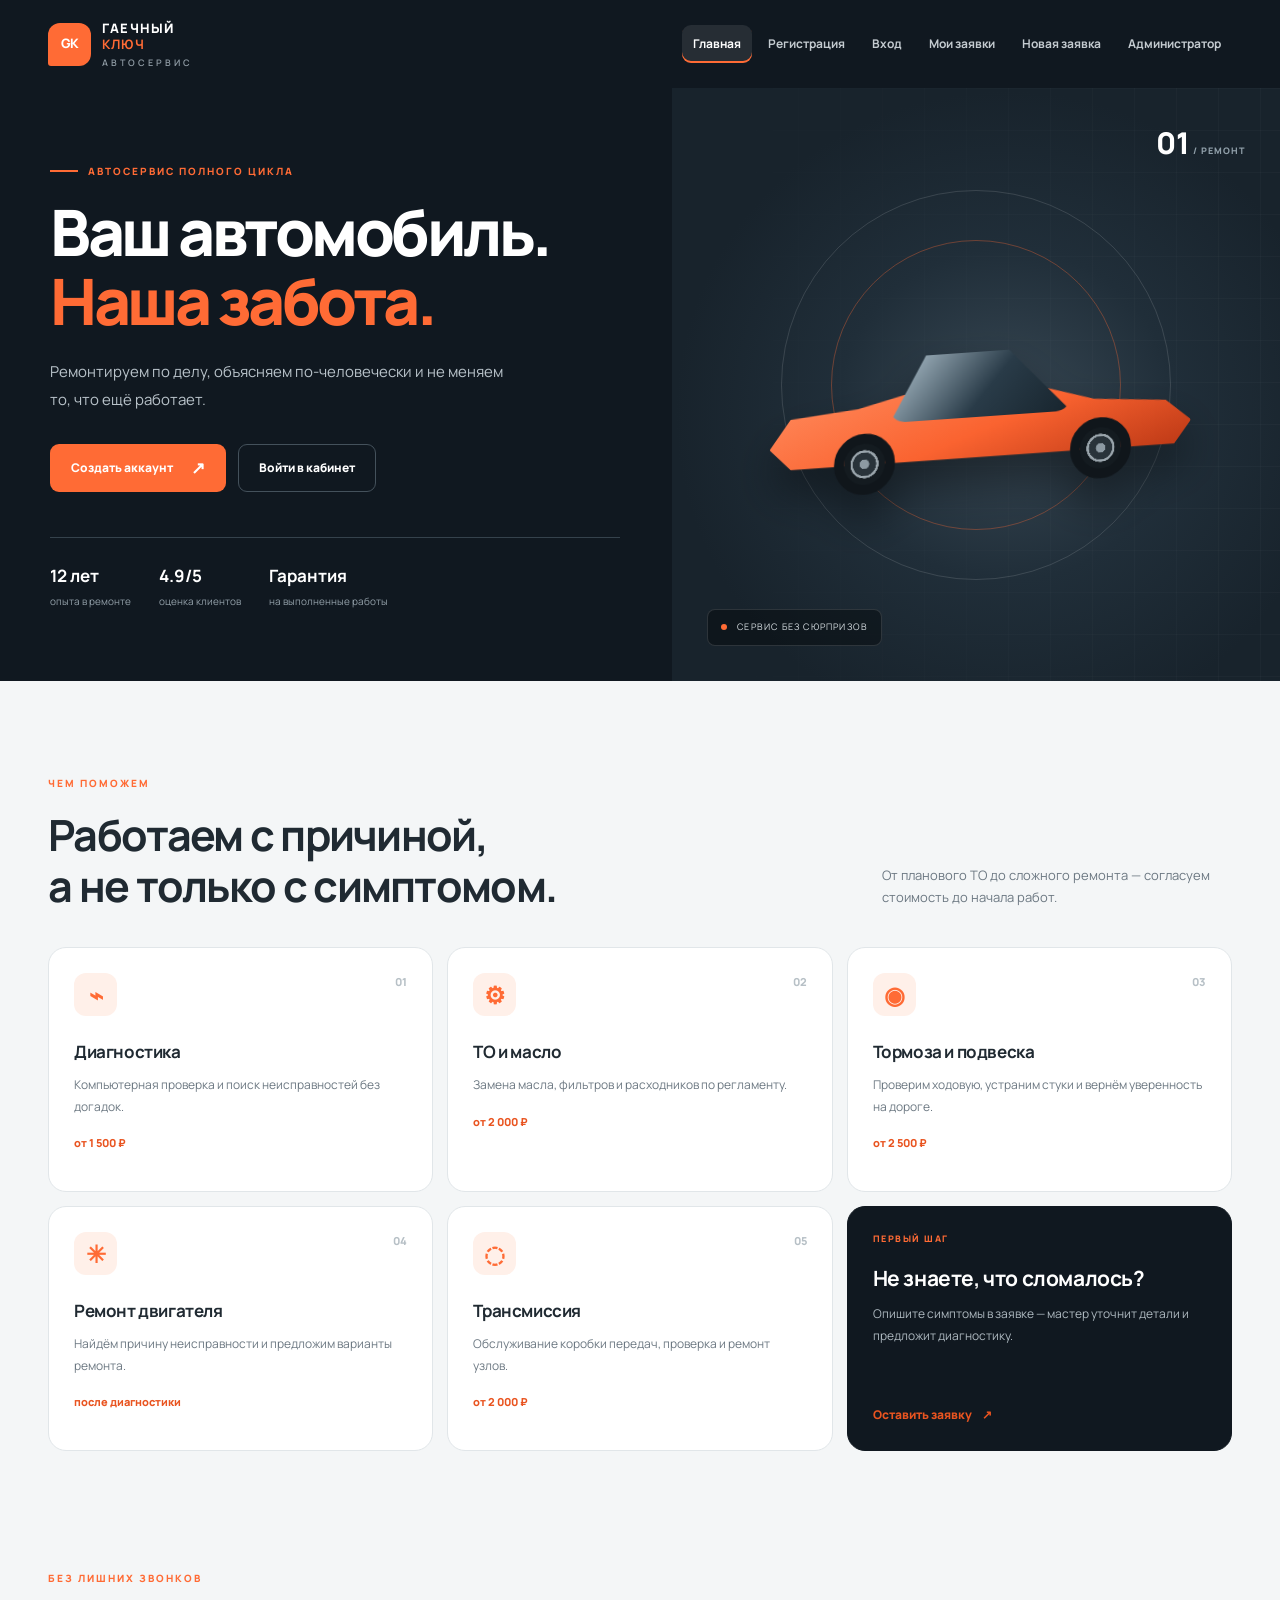
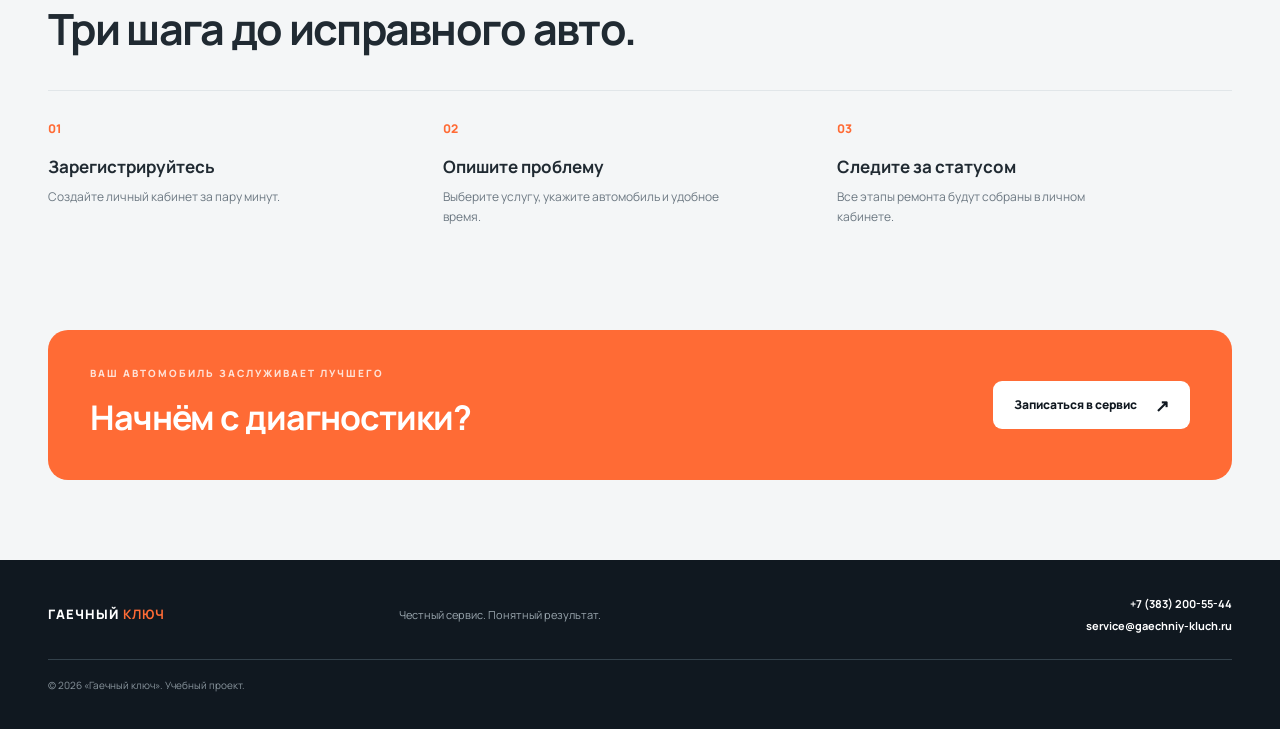
<file: index.html>
<!DOCTYPE html>
<html lang="ru">
<head>
  <meta charset="UTF-8">
  <meta name="viewport" content="width=device-width, initial-scale=1.0">
  <meta name="description" content="Гаечный ключ — автосервис и онлайн-заявки на ремонт автомобиля.">
  <title>Главная | Гаечный ключ</title>
  <link rel="stylesheet" href="style.css">
</head>
<body>
  <header class="header">
    <div class="header__inner">
      <a class="header__logo" href="index.html" aria-label="Гаечный ключ — главная">
        <span class="header__logo-mark">GK</span>
        <span class="header__logo-text">ГАЕЧНЫЙ <b>КЛЮЧ</b><small>АВТОСЕРВИС</small></span>
      </a>
      <nav class="header__nav" aria-label="Основная навигация">
        <a class="header__link header__link--active" href="index.html">Главная</a>
        <a class="header__link " href="register.html">Регистрация</a>
        <a class="header__link " href="login.html">Вход</a>
        <a class="header__link " href="orders.html">Мои заявки</a>
        <a class="header__link " href="create.html">Новая заявка</a>
        <a class="header__link " href="admin.html">Администратор</a>
      </nav>
    </div>
  </header>
  <main class="main">
    <section class="hero">
      <div class="hero__content">
        <p class="eyebrow"><span class="eyebrow__line"></span> АВТОСЕРВИС ПОЛНОГО ЦИКЛА</p>
        <h1 class="hero__title">Ваш автомобиль.<br><span>Наша забота.</span></h1>
        <p class="hero__text">Ремонтируем по делу, объясняем по-человечески и не меняем то, что ещё работает.</p>
        <div class="hero__actions">
          <a class="button button--primary" href="register.html">Создать аккаунт <span aria-hidden="true">↗</span></a>
          <a class="button button--ghost" href="login.html">Войти в кабинет</a>
        </div>
        <div class="hero__facts">
          <div class="hero__fact"><strong>12 лет</strong><span>опыта в ремонте</span></div>
          <div class="hero__fact"><strong>4.9/5</strong><span>оценка клиентов</span></div>
          <div class="hero__fact"><strong>Гарантия</strong><span>на выполненные работы</span></div>
        </div>
      </div>
      <div class="hero__visual" aria-label="Иллюстрация автомобиля в ремонтной мастерской" role="img">
        <div class="hero__visual-grid"></div>
        <div class="hero__orbit hero__orbit--one"></div><div class="hero__orbit hero__orbit--two"></div>
        <div class="hero__car"><span class="hero__car-window"></span><span class="hero__car-body"></span><i class="hero__wheel hero__wheel--left"></i><i class="hero__wheel hero__wheel--right"></i></div>
        <div class="hero__visual-tag"><span class="hero__tag-dot"></span> СЕРВИС БЕЗ СЮРПРИЗОВ</div>
        <div class="hero__visual-number">01<span> / РЕМОНТ</span></div>
      </div>
    </section>
    <section class="section services" id="services">
      <div class="section__heading"><div><p class="eyebrow">ЧЕМ ПОМОЖЕМ</p><h2 class="section__title">Работаем с причиной,<br>а не только с симптомом.</h2></div><p class="section__intro">От планового ТО до сложного ремонта — согласуем стоимость до начала работ.</p></div>
      <div class="services__grid">
        <article class="service-card"><span class="service-card__number">01</span><span class="service-card__icon">⌁</span><h3 class="service-card__title">Диагностика</h3><p class="service-card__text">Компьютерная проверка и поиск неисправностей без догадок.</p><span class="service-card__meta">от 1 500 ₽</span></article>
        <article class="service-card"><span class="service-card__number">02</span><span class="service-card__icon">⚙</span><h3 class="service-card__title">ТО и масло</h3><p class="service-card__text">Замена масла, фильтров и расходников по регламенту.</p><span class="service-card__meta">от 2 000 ₽</span></article>
        <article class="service-card"><span class="service-card__number">03</span><span class="service-card__icon">◉</span><h3 class="service-card__title">Тормоза и подвеска</h3><p class="service-card__text">Проверим ходовую, устраним стуки и вернём уверенность на дороге.</p><span class="service-card__meta">от 2 500 ₽</span></article>
        <article class="service-card"><span class="service-card__number">04</span><span class="service-card__icon">✳</span><h3 class="service-card__title">Ремонт двигателя</h3><p class="service-card__text">Найдём причину неисправности и предложим варианты ремонта.</p><span class="service-card__meta">после диагностики</span></article>
        <article class="service-card"><span class="service-card__number">05</span><span class="service-card__icon">◌</span><h3 class="service-card__title">Трансмиссия</h3><p class="service-card__text">Обслуживание коробки передач, проверка и ремонт узлов.</p><span class="service-card__meta">от 2 000 ₽</span></article>
        <article class="service-card service-card--accent"><p class="service-card__eyebrow">ПЕРВЫЙ ШАГ</p><h3 class="service-card__title">Не знаете, что сломалось?</h3><p class="service-card__text">Опишите симптомы в заявке — мастер уточнит детали и предложит диагностику.</p><a class="text-link" href="create.html">Оставить заявку <span>↗</span></a></article>
      </div>
    </section>
    <section class="section process">
      <div class="section__heading"><div><p class="eyebrow">БЕЗ ЛИШНИХ ЗВОНКОВ</p><h2 class="section__title">Три шага до исправного авто.</h2></div></div>
      <div class="process__grid">
        <article class="process-step"><span class="process-step__number">01</span><h3>Зарегистрируйтесь</h3><p>Создайте личный кабинет за пару минут.</p></article>
        <article class="process-step"><span class="process-step__number">02</span><h3>Опишите проблему</h3><p>Выберите услугу, укажите автомобиль и удобное время.</p></article>
        <article class="process-step"><span class="process-step__number">03</span><h3>Следите за статусом</h3><p>Все этапы ремонта будут собраны в личном кабинете.</p></article>
      </div>
    </section>
    <section class="cta"><div><p class="eyebrow">ВАШ АВТОМОБИЛЬ ЗАСЛУЖИВАЕТ ЛУЧШЕГО</p><h2>Начнём с диагностики?</h2></div><a class="button button--light" href="create.html">Записаться в сервис <span>↗</span></a></section>
  </main>
  <footer class="footer">
    <div class="footer__inner">
      <a class="footer__brand" href="index.html">ГАЕЧНЫЙ <b>КЛЮЧ</b></a>
      <p class="footer__description">Честный сервис. Понятный результат.</p>
      <div class="footer__contacts">
        <a href="tel:+73832005544">+7 (383) 200-55-44</a>
        <a href="mailto:service@gaechniy-kluch.ru">service@gaechniy-kluch.ru</a>
      </div>
      <p class="footer__copy">© 2026 «Гаечный ключ». Учебный проект.</p>
    </div>
  </footer>
</body>
</html>
</file>
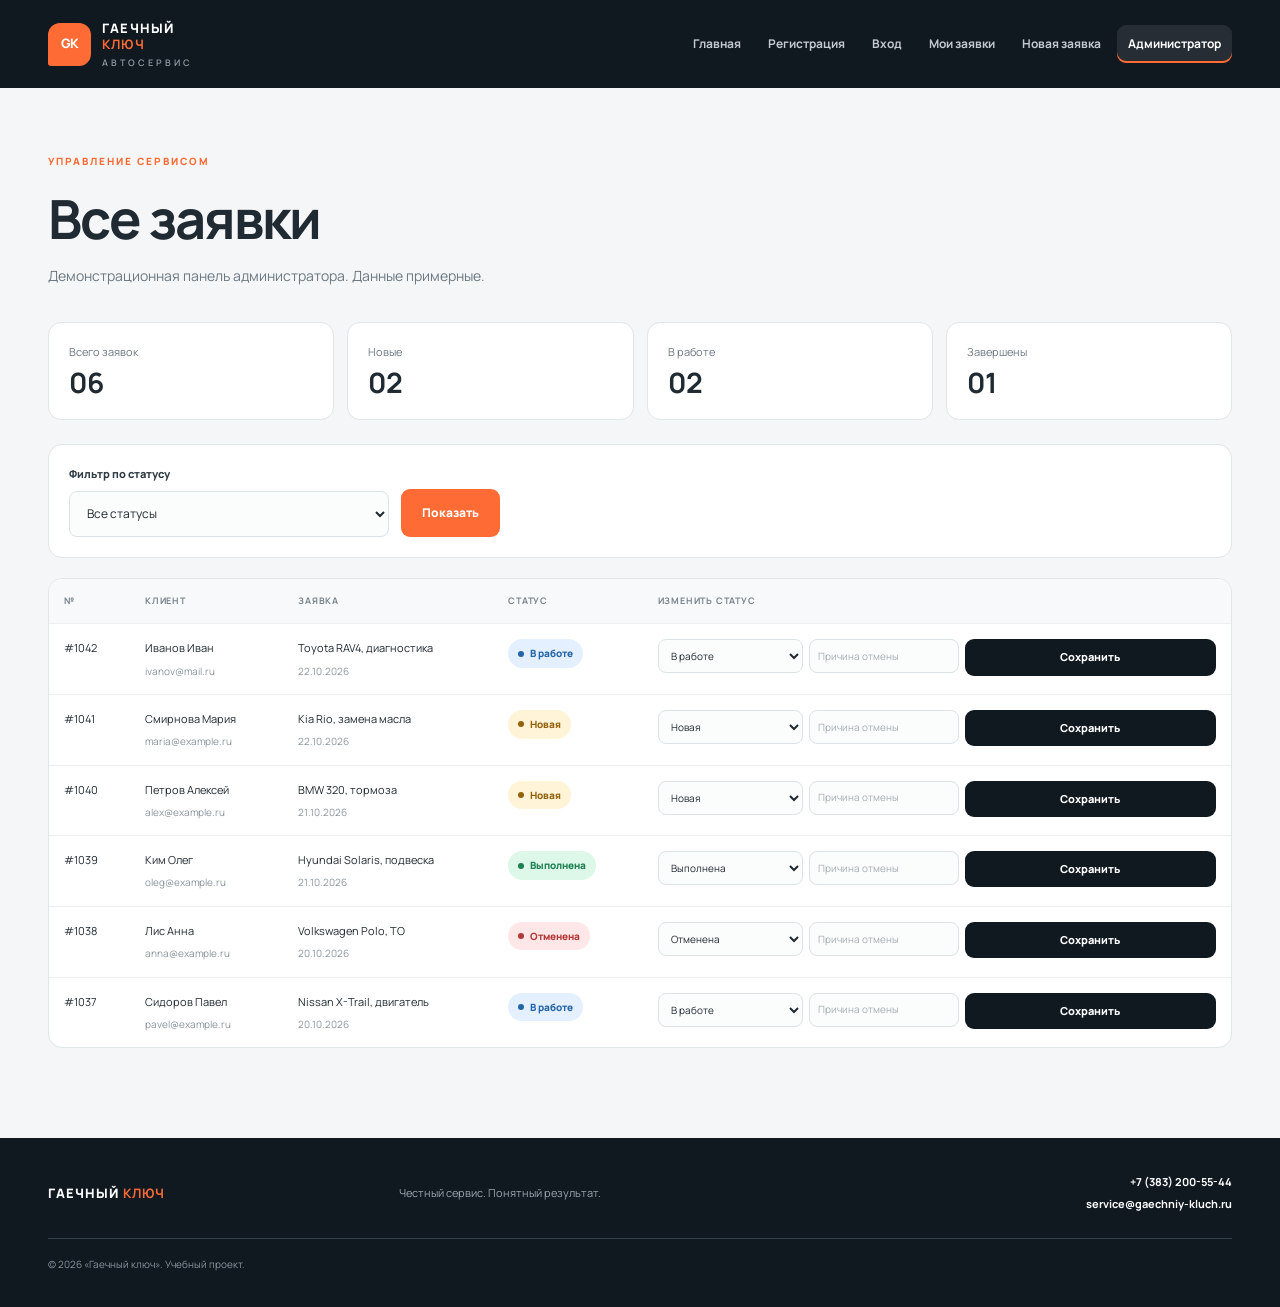
<file: admin.html>
<!DOCTYPE html>
<html lang="ru">
<head>
  <meta charset="UTF-8">
  <meta name="viewport" content="width=device-width, initial-scale=1.0">
  <meta name="description" content="Гаечный ключ — автосервис и онлайн-заявки на ремонт автомобиля.">
  <title>Администратор | Гаечный ключ</title>
  <link rel="stylesheet" href="style.css">
</head>
<body>
  <header class="header">
    <div class="header__inner">
      <a class="header__logo" href="index.html" aria-label="Гаечный ключ — главная">
        <span class="header__logo-mark">GK</span>
        <span class="header__logo-text">ГАЕЧНЫЙ <b>КЛЮЧ</b><small>АВТОСЕРВИС</small></span>
      </a>
      <nav class="header__nav" aria-label="Основная навигация">
        <a class="header__link " href="index.html">Главная</a>
        <a class="header__link " href="register.html">Регистрация</a>
        <a class="header__link " href="login.html">Вход</a>
        <a class="header__link " href="orders.html">Мои заявки</a>
        <a class="header__link " href="create.html">Новая заявка</a>
        <a class="header__link header__link--active" href="admin.html">Администратор</a>
      </nav>
    </div>
  </header>
  <main class="main">
    <section class="page-intro"><p class="eyebrow">УПРАВЛЕНИЕ СЕРВИСОМ</p><h1 class="page-intro__title">Все заявки</h1><p class="page-intro__text">Демонстрационная панель администратора. Данные примерные.</p></section>
    <section class="admin">
      <div class="admin__stats"><article class="admin-stat"><span>Всего заявок</span><strong>06</strong></article><article class="admin-stat"><span>Новые</span><strong>02</strong></article><article class="admin-stat"><span>В работе</span><strong>02</strong></article><article class="admin-stat"><span>Завершены</span><strong>01</strong></article></div>
      <form class="filter" method="post" action=""><div class="filter__field"><label class="form__label" for="filter-status">Фильтр по статусу</label><select class="form__input" id="filter-status" name="filter_status"><option>Все статусы</option><option>Новая</option><option>В работе</option><option>Выполнена</option><option>Отменена</option></select></div><button class="button button--primary" type="submit">Показать</button></form>
      <div class="table-wrap"><table class="table"><thead><tr><th>№</th><th>Клиент</th><th>Заявка</th><th>Статус</th><th>Изменить статус</th></tr></thead><tbody><tr><td>#1042</td><td>Иванов Иван<span class="table__sub">ivanov@mail.ru</span></td><td>Toyota RAV4, диагностика<span class="table__sub">22.10.2026</span></td><td><span class="status status--work">В работе</span></td><td><form class="admin-action" method="post" action=""><label class="visually-hidden" for="status-1042">Статус заявки 1042</label><select class="form__input form__input--compact" id="status-1042" name="status"><option >Новая</option><option selected>В работе</option><option >Выполнена</option><option >Отменена</option></select><label class="visually-hidden" for="reason-1042">Причина отмены заявки 1042</label><input class="form__input form__input--compact" id="reason-1042" name="cancel_reason" type="text" placeholder="Причина отмены"><button class="button button--small button--secondary" type="submit">Сохранить</button></form></td></tr><tr><td>#1041</td><td>Смирнова Мария<span class="table__sub">maria@example.ru</span></td><td>Kia Rio, замена масла<span class="table__sub">22.10.2026</span></td><td><span class="status status--new">Новая</span></td><td><form class="admin-action" method="post" action=""><label class="visually-hidden" for="status-1041">Статус заявки 1041</label><select class="form__input form__input--compact" id="status-1041" name="status"><option selected>Новая</option><option >В работе</option><option >Выполнена</option><option >Отменена</option></select><label class="visually-hidden" for="reason-1041">Причина отмены заявки 1041</label><input class="form__input form__input--compact" id="reason-1041" name="cancel_reason" type="text" placeholder="Причина отмены"><button class="button button--small button--secondary" type="submit">Сохранить</button></form></td></tr><tr><td>#1040</td><td>Петров Алексей<span class="table__sub">alex@example.ru</span></td><td>BMW 320, тормоза<span class="table__sub">21.10.2026</span></td><td><span class="status status--new">Новая</span></td><td><form class="admin-action" method="post" action=""><label class="visually-hidden" for="status-1040">Статус заявки 1040</label><select class="form__input form__input--compact" id="status-1040" name="status"><option selected>Новая</option><option >В работе</option><option >Выполнена</option><option >Отменена</option></select><label class="visually-hidden" for="reason-1040">Причина отмены заявки 1040</label><input class="form__input form__input--compact" id="reason-1040" name="cancel_reason" type="text" placeholder="Причина отмены"><button class="button button--small button--secondary" type="submit">Сохранить</button></form></td></tr><tr><td>#1039</td><td>Ким Олег<span class="table__sub">oleg@example.ru</span></td><td>Hyundai Solaris, подвеска<span class="table__sub">21.10.2026</span></td><td><span class="status status--done">Выполнена</span></td><td><form class="admin-action" method="post" action=""><label class="visually-hidden" for="status-1039">Статус заявки 1039</label><select class="form__input form__input--compact" id="status-1039" name="status"><option >Новая</option><option >В работе</option><option selected>Выполнена</option><option >Отменена</option></select><label class="visually-hidden" for="reason-1039">Причина отмены заявки 1039</label><input class="form__input form__input--compact" id="reason-1039" name="cancel_reason" type="text" placeholder="Причина отмены"><button class="button button--small button--secondary" type="submit">Сохранить</button></form></td></tr><tr><td>#1038</td><td>Лис Анна<span class="table__sub">anna@example.ru</span></td><td>Volkswagen Polo, ТО<span class="table__sub">20.10.2026</span></td><td><span class="status status--cancel">Отменена</span></td><td><form class="admin-action" method="post" action=""><label class="visually-hidden" for="status-1038">Статус заявки 1038</label><select class="form__input form__input--compact" id="status-1038" name="status"><option >Новая</option><option >В работе</option><option >Выполнена</option><option selected>Отменена</option></select><label class="visually-hidden" for="reason-1038">Причина отмены заявки 1038</label><input class="form__input form__input--compact" id="reason-1038" name="cancel_reason" type="text" placeholder="Причина отмены"><button class="button button--small button--secondary" type="submit">Сохранить</button></form></td></tr><tr><td>#1037</td><td>Сидоров Павел<span class="table__sub">pavel@example.ru</span></td><td>Nissan X-Trail, двигатель<span class="table__sub">20.10.2026</span></td><td><span class="status status--work">В работе</span></td><td><form class="admin-action" method="post" action=""><label class="visually-hidden" for="status-1037">Статус заявки 1037</label><select class="form__input form__input--compact" id="status-1037" name="status"><option >Новая</option><option selected>В работе</option><option >Выполнена</option><option >Отменена</option></select><label class="visually-hidden" for="reason-1037">Причина отмены заявки 1037</label><input class="form__input form__input--compact" id="reason-1037" name="cancel_reason" type="text" placeholder="Причина отмены"><button class="button button--small button--secondary" type="submit">Сохранить</button></form></td></tr></tbody></table></div>
    </section>
  </main>
  <footer class="footer">
    <div class="footer__inner">
      <a class="footer__brand" href="index.html">ГАЕЧНЫЙ <b>КЛЮЧ</b></a>
      <p class="footer__description">Честный сервис. Понятный результат.</p>
      <div class="footer__contacts">
        <a href="tel:+73832005544">+7 (383) 200-55-44</a>
        <a href="mailto:service@gaechniy-kluch.ru">service@gaechniy-kluch.ru</a>
      </div>
      <p class="footer__copy">© 2026 «Гаечный ключ». Учебный проект.</p>
    </div>
  </footer>
</body>
</html>
</file>
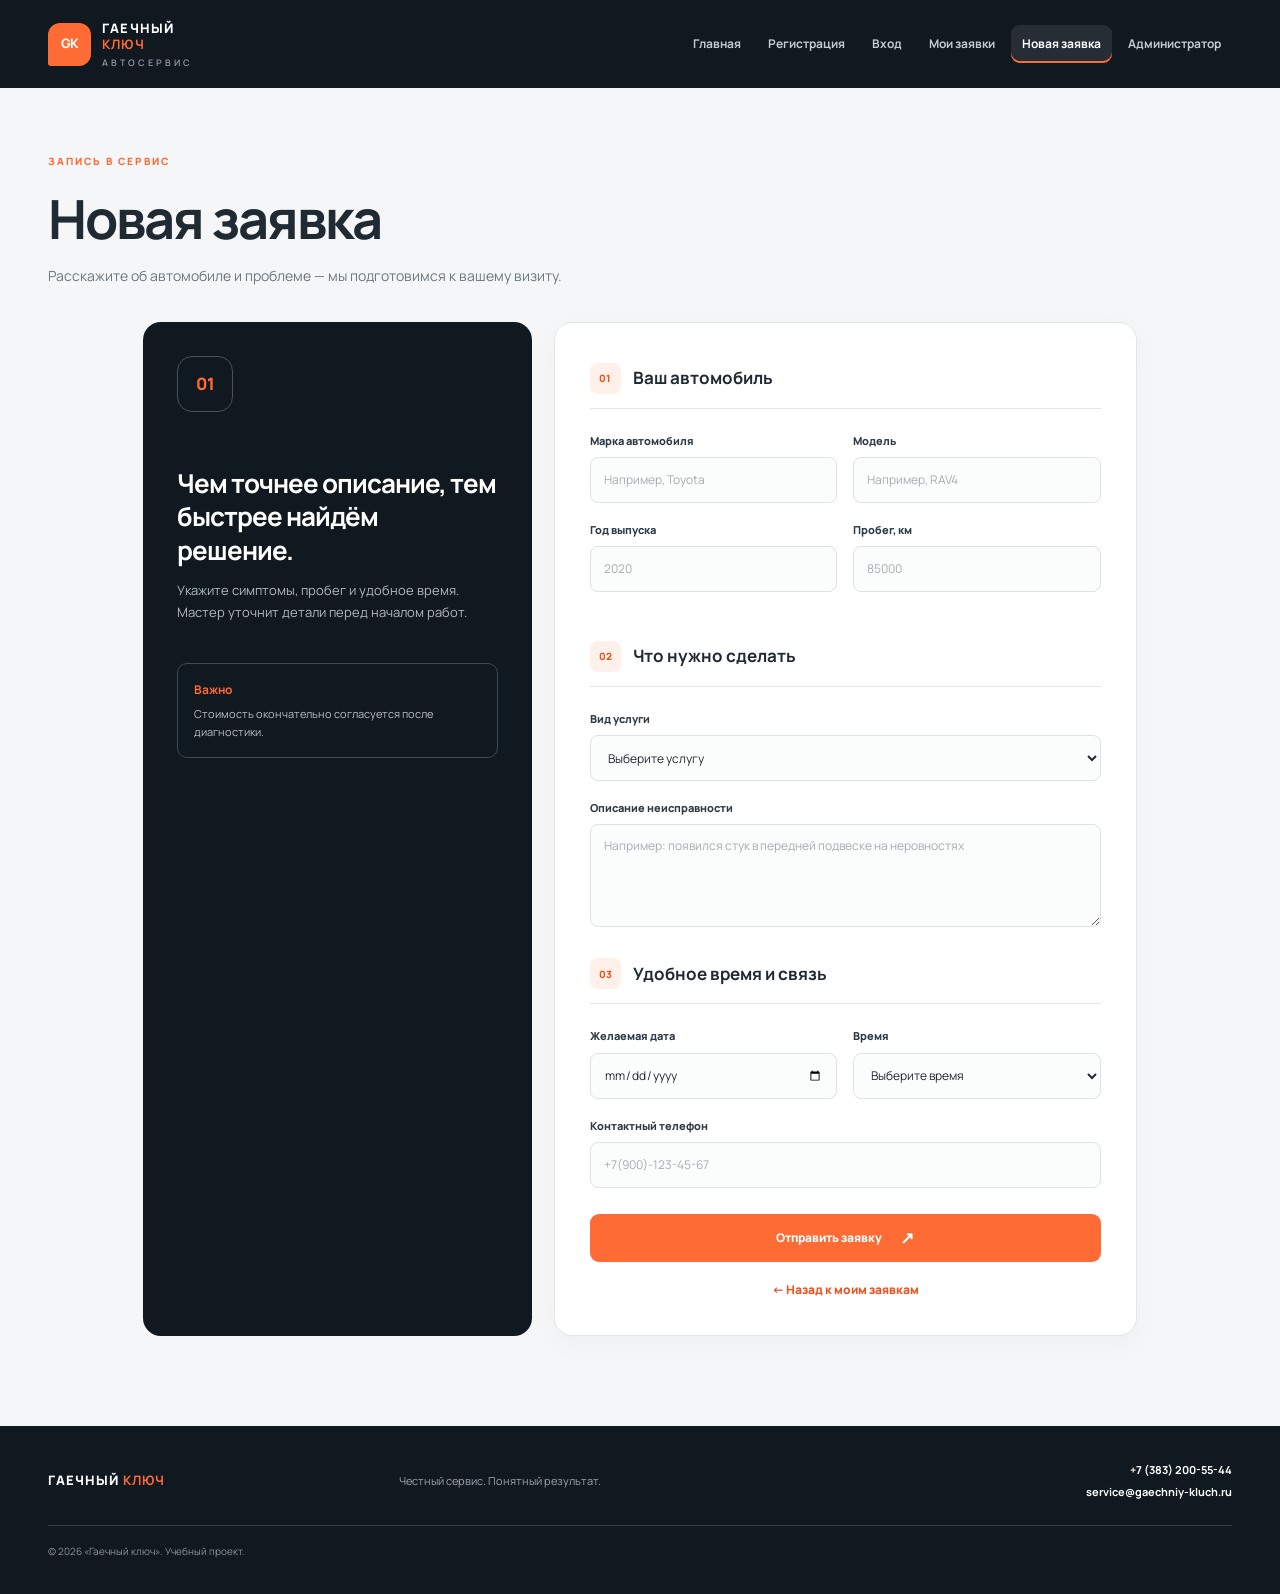
<file: create.html>
<!DOCTYPE html>
<html lang="ru">
<head>
  <meta charset="UTF-8">
  <meta name="viewport" content="width=device-width, initial-scale=1.0">
  <meta name="description" content="Гаечный ключ — автосервис и онлайн-заявки на ремонт автомобиля.">
  <title>Новая заявка | Гаечный ключ</title>
  <link rel="stylesheet" href="style.css">
</head>
<body>
  <header class="header">
    <div class="header__inner">
      <a class="header__logo" href="index.html" aria-label="Гаечный ключ — главная">
        <span class="header__logo-mark">GK</span>
        <span class="header__logo-text">ГАЕЧНЫЙ <b>КЛЮЧ</b><small>АВТОСЕРВИС</small></span>
      </a>
      <nav class="header__nav" aria-label="Основная навигация">
        <a class="header__link " href="index.html">Главная</a>
        <a class="header__link " href="register.html">Регистрация</a>
        <a class="header__link " href="login.html">Вход</a>
        <a class="header__link " href="orders.html">Мои заявки</a>
        <a class="header__link header__link--active" href="create.html">Новая заявка</a>
        <a class="header__link " href="admin.html">Администратор</a>
      </nav>
    </div>
  </header>
  <main class="main">
    <section class="page-intro"><p class="eyebrow">ЗАПИСЬ В СЕРВИС</p><h1 class="page-intro__title">Новая заявка</h1><p class="page-intro__text">Расскажите об автомобиле и проблеме — мы подготовимся к вашему визиту.</p></section>
    <section class="form-layout"><div class="form-layout__aside"><span class="form-layout__icon">01</span><h2>Чем точнее описание, тем быстрее найдём решение.</h2><p>Укажите симптомы, пробег и удобное время. Мастер уточнит детали перед началом работ.</p><div class="notice"><strong>Важно</strong><span>Стоимость окончательно согласуется после диагностики.</span></div></div>
      <form class="form form--wide" method="post" action="">
        <div class="form__section-title"><span>01</span><h2>Ваш автомобиль</h2></div>
        <div class="form__grid"><div class="form__field"><label class="form__label" for="car-brand">Марка автомобиля</label><input class="form__input" id="car-brand" name="car_brand" type="text" placeholder="Например, Toyota" required></div>
        <div class="form__field"><label class="form__label" for="car-model">Модель</label><input class="form__input" id="car-model" name="car_model" type="text" placeholder="Например, RAV4" required></div>
        <div class="form__field"><label class="form__label" for="car-year">Год выпуска</label><input class="form__input" id="car-year" name="car_year" type="number" min="1980" max="2026" placeholder="2020" required></div>
        <div class="form__field"><label class="form__label" for="mileage">Пробег, км</label><input class="form__input" id="mileage" name="mileage" type="number" min="0" placeholder="85000" required></div></div>
        <div class="form__section-title"><span>02</span><h2>Что нужно сделать</h2></div>
        <div class="form__field"><label class="form__label" for="service">Вид услуги</label><select class="form__input" id="service" name="service" required><option value="">Выберите услугу</option><option>Диагностика</option><option>Техническое обслуживание</option><option>Тормоза и подвеска</option><option>Ремонт двигателя</option><option>Ремонт трансмиссии</option><option>Другая неисправность</option></select></div>
        <div class="form__field"><label class="form__label" for="problem">Описание неисправности</label><textarea class="form__input form__input--textarea" id="problem" name="problem" rows="4" placeholder="Например: появился стук в передней подвеске на неровностях" required></textarea></div>
        <div class="form__section-title"><span>03</span><h2>Удобное время и связь</h2></div>
        <div class="form__grid"><div class="form__field"><label class="form__label" for="visit-date">Желаемая дата</label><input class="form__input" id="visit-date" name="visit_date" type="date" min="2026-10-19" required></div>
        <div class="form__field"><label class="form__label" for="visit-time">Время</label><select class="form__input" id="visit-time" name="visit_time" required><option value="">Выберите время</option><option>09:00</option><option>10:00</option><option>11:00</option><option>12:00</option><option>13:00</option><option>14:00</option><option>15:00</option><option>16:00</option><option>17:00</option></select></div></div>
        <div class="form__field"><label class="form__label" for="contact-phone">Контактный телефон</label><input class="form__input" id="contact-phone" name="phone" type="tel" placeholder="+7(900)-123-45-67" pattern="\+7\([0-9]{3}\)-[0-9]{3}-[0-9]{2}-[0-9]{2}" required></div>
        <button class="button button--primary button--wide" type="submit">Отправить заявку <span>↗</span></button><p class="form__bottom"><a class="text-link" href="orders.html">← Назад к моим заявкам</a></p>
      </form></section>
  </main>
  <footer class="footer">
    <div class="footer__inner">
      <a class="footer__brand" href="index.html">ГАЕЧНЫЙ <b>КЛЮЧ</b></a>
      <p class="footer__description">Честный сервис. Понятный результат.</p>
      <div class="footer__contacts">
        <a href="tel:+73832005544">+7 (383) 200-55-44</a>
        <a href="mailto:service@gaechniy-kluch.ru">service@gaechniy-kluch.ru</a>
      </div>
      <p class="footer__copy">© 2026 «Гаечный ключ». Учебный проект.</p>
    </div>
  </footer>
</body>
</html>
</file>
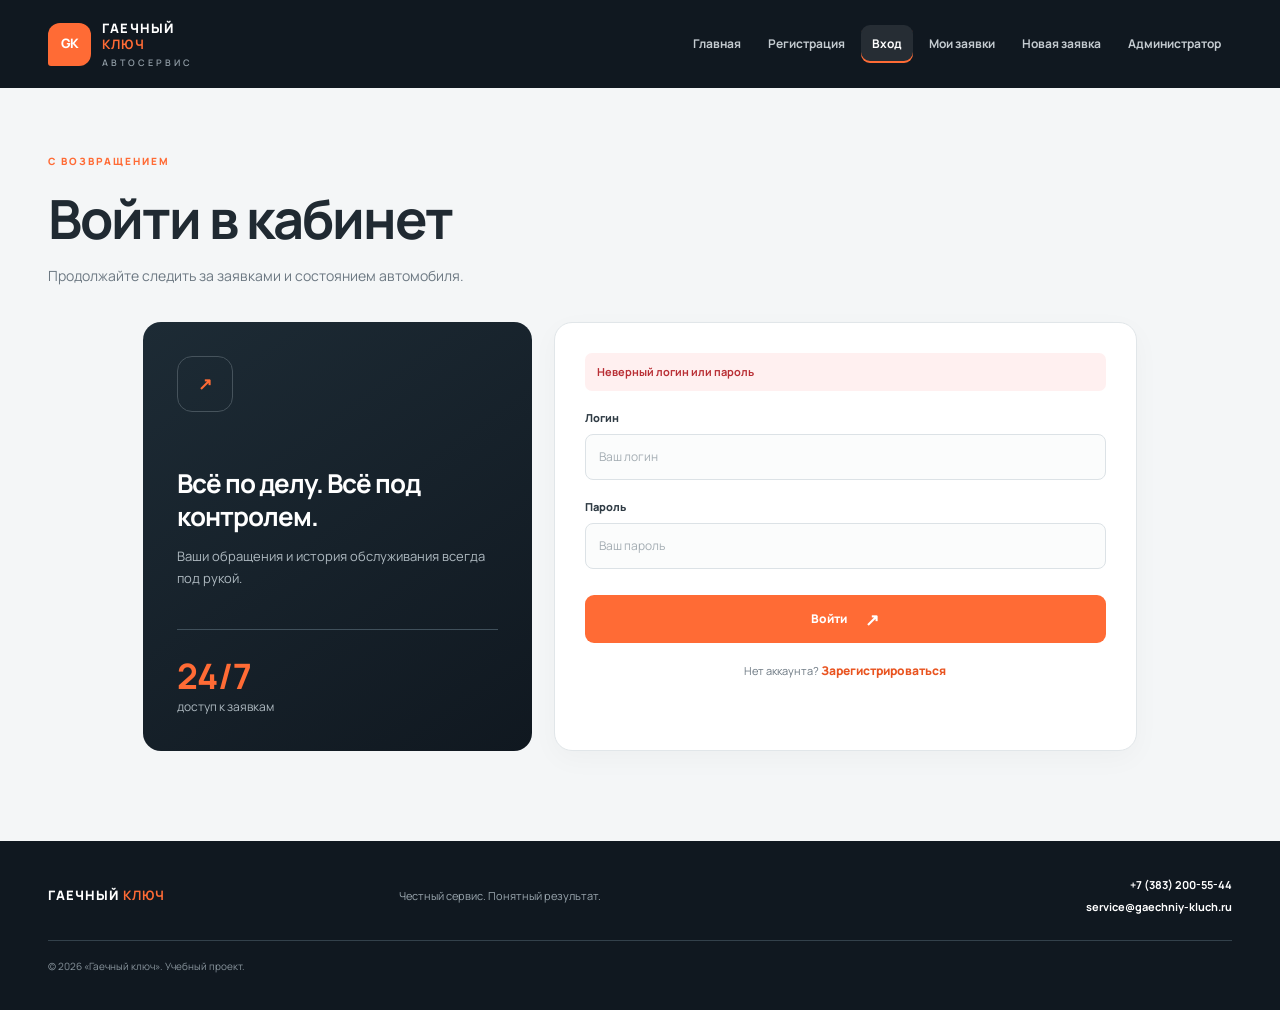
<file: login.html>
<!DOCTYPE html>
<html lang="ru">
<head>
  <meta charset="UTF-8">
  <meta name="viewport" content="width=device-width, initial-scale=1.0">
  <meta name="description" content="Гаечный ключ — автосервис и онлайн-заявки на ремонт автомобиля.">
  <title>Вход | Гаечный ключ</title>
  <link rel="stylesheet" href="style.css">
</head>
<body>
  <header class="header">
    <div class="header__inner">
      <a class="header__logo" href="index.html" aria-label="Гаечный ключ — главная">
        <span class="header__logo-mark">GK</span>
        <span class="header__logo-text">ГАЕЧНЫЙ <b>КЛЮЧ</b><small>АВТОСЕРВИС</small></span>
      </a>
      <nav class="header__nav" aria-label="Основная навигация">
        <a class="header__link " href="index.html">Главная</a>
        <a class="header__link " href="register.html">Регистрация</a>
        <a class="header__link header__link--active" href="login.html">Вход</a>
        <a class="header__link " href="orders.html">Мои заявки</a>
        <a class="header__link " href="create.html">Новая заявка</a>
        <a class="header__link " href="admin.html">Администратор</a>
      </nav>
    </div>
  </header>
  <main class="main">
    <section class="page-intro"><p class="eyebrow">С ВОЗВРАЩЕНИЕМ</p><h1 class="page-intro__title">Войти в кабинет</h1><p class="page-intro__text">Продолжайте следить за заявками и состоянием автомобиля.</p></section>
    <section class="form-layout"><div class="form-layout__aside form-layout__aside--login"><span class="form-layout__icon">↗</span><h2>Всё по делу. Всё под контролем.</h2><p>Ваши обращения и история обслуживания всегда под рукой.</p><div class="mini-stat"><strong>24/7</strong><span>доступ к заявкам</span></div></div>
      <form class="form" method="post" action=""><p class="form__error form__error--top">Неверный логин или пароль</p>
        <div class="form__field"><label class="form__label" for="login">Логин</label><input class="form__input" id="login" name="login" type="text" placeholder="Ваш логин" required></div>
        <div class="form__field"><label class="form__label" for="password">Пароль</label><input class="form__input" id="password" name="password" type="password" placeholder="Ваш пароль" required></div>
        <button class="button button--primary button--wide" type="submit">Войти <span>↗</span></button>
        <p class="form__bottom">Нет аккаунта? <a class="text-link" href="register.html">Зарегистрироваться</a></p>
      </form></section>
  </main>
  <footer class="footer">
    <div class="footer__inner">
      <a class="footer__brand" href="index.html">ГАЕЧНЫЙ <b>КЛЮЧ</b></a>
      <p class="footer__description">Честный сервис. Понятный результат.</p>
      <div class="footer__contacts">
        <a href="tel:+73832005544">+7 (383) 200-55-44</a>
        <a href="mailto:service@gaechniy-kluch.ru">service@gaechniy-kluch.ru</a>
      </div>
      <p class="footer__copy">© 2026 «Гаечный ключ». Учебный проект.</p>
    </div>
  </footer>
</body>
</html>
</file>
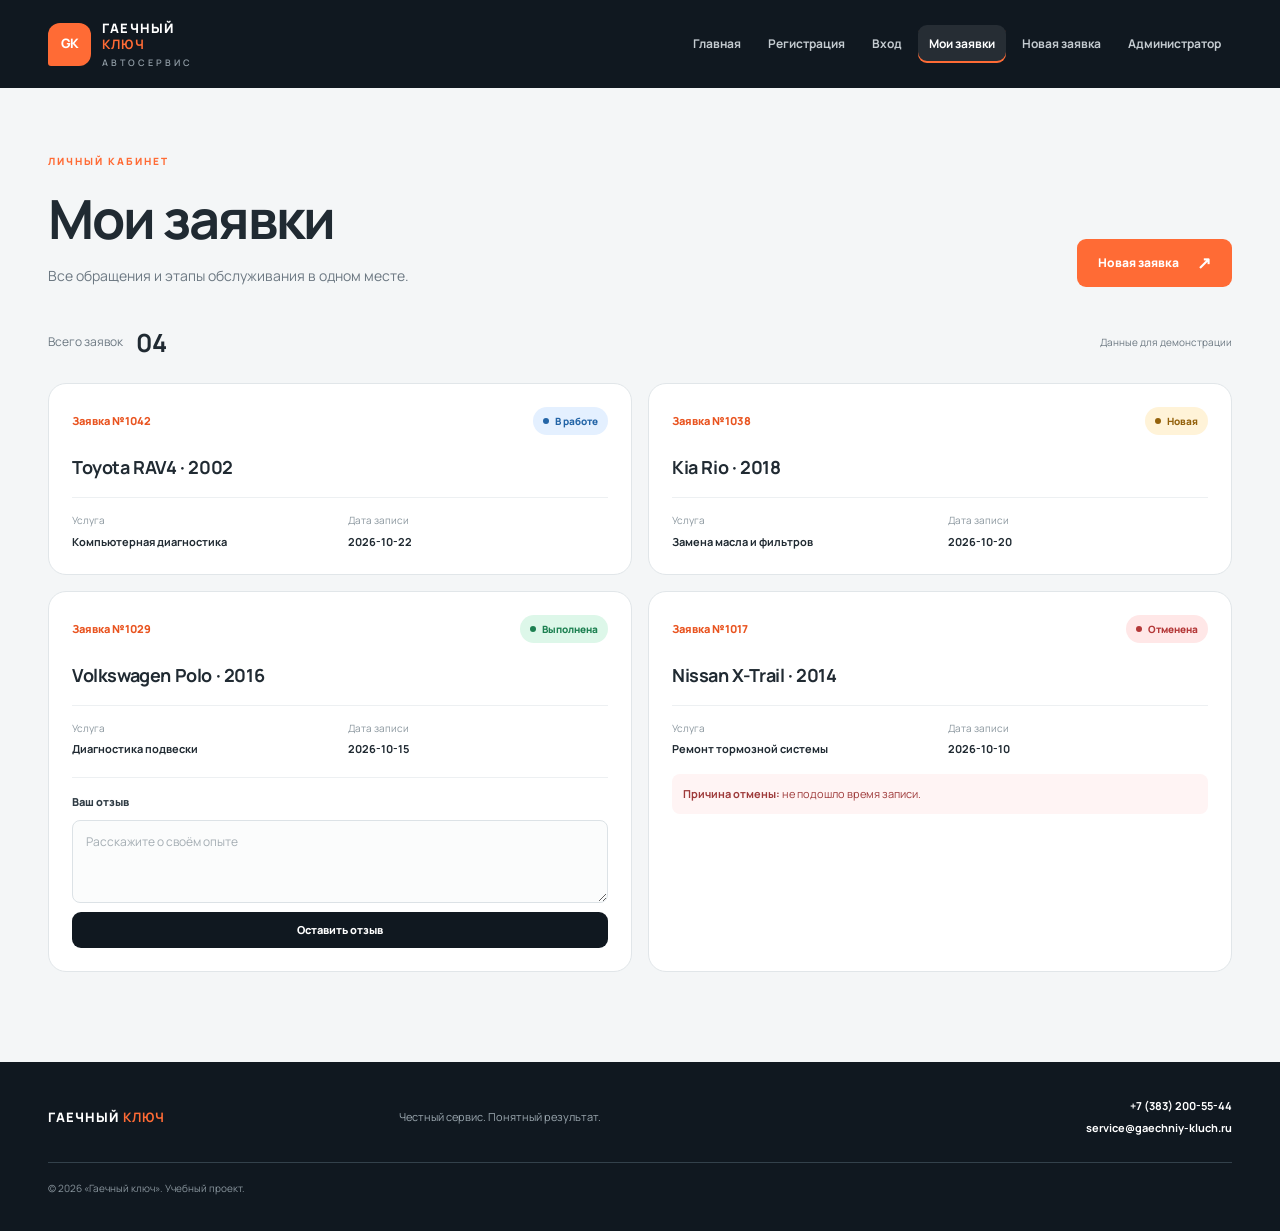
<file: orders.html>
<!DOCTYPE html>
<html lang="ru">
<head>
  <meta charset="UTF-8">
  <meta name="viewport" content="width=device-width, initial-scale=1.0">
  <meta name="description" content="Гаечный ключ — автосервис и онлайн-заявки на ремонт автомобиля.">
  <title>Мои заявки | Гаечный ключ</title>
  <link rel="stylesheet" href="style.css">
</head>
<body>
  <header class="header">
    <div class="header__inner">
      <a class="header__logo" href="index.html" aria-label="Гаечный ключ — главная">
        <span class="header__logo-mark">GK</span>
        <span class="header__logo-text">ГАЕЧНЫЙ <b>КЛЮЧ</b><small>АВТОСЕРВИС</small></span>
      </a>
      <nav class="header__nav" aria-label="Основная навигация">
        <a class="header__link " href="index.html">Главная</a>
        <a class="header__link " href="register.html">Регистрация</a>
        <a class="header__link " href="login.html">Вход</a>
        <a class="header__link header__link--active" href="orders.html">Мои заявки</a>
        <a class="header__link " href="create.html">Новая заявка</a>
        <a class="header__link " href="admin.html">Администратор</a>
      </nav>
    </div>
  </header>
  <main class="main">
    <section class="page-intro page-intro--row"><div><p class="eyebrow">ЛИЧНЫЙ КАБИНЕТ</p><h1 class="page-intro__title">Мои заявки</h1><p class="page-intro__text">Все обращения и этапы обслуживания в одном месте.</p></div><a class="button button--primary" href="create.html">Новая заявка <span>↗</span></a></section>
    <section class="orders"><div class="orders__summary"><span>Всего заявок</span><strong>04</strong><span class="orders__summary-note">Данные для демонстрации</span></div><div class="orders__grid"><article class="order-card"><div class="order-card__top"><span class="order-card__number">Заявка №1042</span><span class="status status--work">В работе</span></div><h2 class="order-card__car">Toyota RAV4 · 2002</h2><dl class="order-card__details"><div><dt>Услуга</dt><dd>Компьютерная диагностика</dd></div><div><dt>Дата записи</dt><dd>2026-10-22</dd></div></dl></article><article class="order-card"><div class="order-card__top"><span class="order-card__number">Заявка №1038</span><span class="status status--new">Новая</span></div><h2 class="order-card__car">Kia Rio · 2018</h2><dl class="order-card__details"><div><dt>Услуга</dt><dd>Замена масла и фильтров</dd></div><div><dt>Дата записи</dt><dd>2026-10-20</dd></div></dl></article><article class="order-card"><div class="order-card__top"><span class="order-card__number">Заявка №1029</span><span class="status status--done">Выполнена</span></div><h2 class="order-card__car">Volkswagen Polo · 2016</h2><dl class="order-card__details"><div><dt>Услуга</dt><dd>Диагностика подвески</dd></div><div><dt>Дата записи</dt><dd>2026-10-15</dd></div></dl><form class="review-form" method="post" action=""><label class="form__label" for="review-1029">Ваш отзыв</label><textarea class="form__input form__input--textarea" id="review-1029" name="review" rows="3" placeholder="Расскажите о своём опыте"></textarea><button class="button button--small button--secondary" type="submit">Оставить отзыв</button></form></article><article class="order-card"><div class="order-card__top"><span class="order-card__number">Заявка №1017</span><span class="status status--cancel">Отменена</span></div><h2 class="order-card__car">Nissan X-Trail · 2014</h2><dl class="order-card__details"><div><dt>Услуга</dt><dd>Ремонт тормозной системы</dd></div><div><dt>Дата записи</dt><dd>2026-10-10</dd></div></dl><p class="order-card__reason"><b>Причина отмены:</b> не подошло время записи.</p></article></div></section>
  </main>
  <footer class="footer">
    <div class="footer__inner">
      <a class="footer__brand" href="index.html">ГАЕЧНЫЙ <b>КЛЮЧ</b></a>
      <p class="footer__description">Честный сервис. Понятный результат.</p>
      <div class="footer__contacts">
        <a href="tel:+73832005544">+7 (383) 200-55-44</a>
        <a href="mailto:service@gaechniy-kluch.ru">service@gaechniy-kluch.ru</a>
      </div>
      <p class="footer__copy">© 2026 «Гаечный ключ». Учебный проект.</p>
    </div>
  </footer>
</body>
</html>
</file>
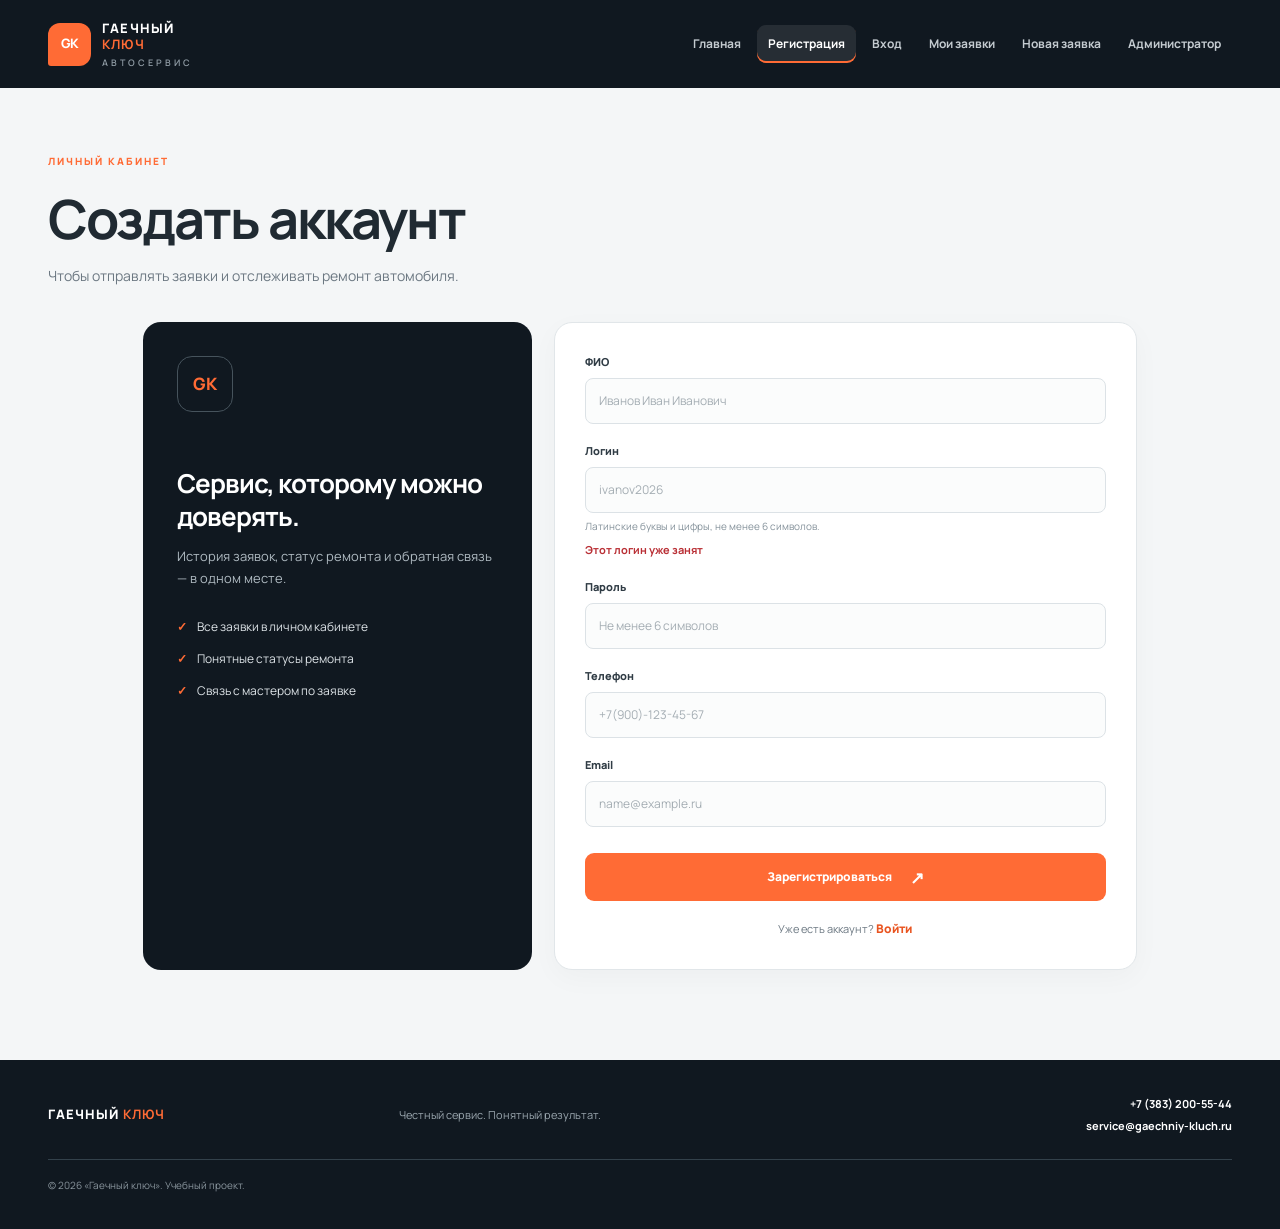
<file: register.html>
<!DOCTYPE html>
<html lang="ru">
<head>
  <meta charset="UTF-8">
  <meta name="viewport" content="width=device-width, initial-scale=1.0">
  <meta name="description" content="Гаечный ключ — автосервис и онлайн-заявки на ремонт автомобиля.">
  <title>Регистрация | Гаечный ключ</title>
  <link rel="stylesheet" href="style.css">
</head>
<body>
  <header class="header">
    <div class="header__inner">
      <a class="header__logo" href="index.html" aria-label="Гаечный ключ — главная">
        <span class="header__logo-mark">GK</span>
        <span class="header__logo-text">ГАЕЧНЫЙ <b>КЛЮЧ</b><small>АВТОСЕРВИС</small></span>
      </a>
      <nav class="header__nav" aria-label="Основная навигация">
        <a class="header__link " href="index.html">Главная</a>
        <a class="header__link header__link--active" href="register.html">Регистрация</a>
        <a class="header__link " href="login.html">Вход</a>
        <a class="header__link " href="orders.html">Мои заявки</a>
        <a class="header__link " href="create.html">Новая заявка</a>
        <a class="header__link " href="admin.html">Администратор</a>
      </nav>
    </div>
  </header>
  <main class="main">
    <section class="page-intro"><p class="eyebrow">ЛИЧНЫЙ КАБИНЕТ</p><h1 class="page-intro__title">Создать аккаунт</h1><p class="page-intro__text">Чтобы отправлять заявки и отслеживать ремонт автомобиля.</p></section>
    <section class="form-layout"><div class="form-layout__aside"><span class="form-layout__icon">GK</span><h2>Сервис, которому можно доверять.</h2><p>История заявок, статус ремонта и обратная связь — в одном месте.</p><ul class="check-list"><li>Все заявки в личном кабинете</li><li>Понятные статусы ремонта</li><li>Связь с мастером по заявке</li></ul></div>
      <form class="form" method="post" action="">
        <div class="form__field"><label class="form__label" for="full-name">ФИО</label><input class="form__input" id="full-name" name="full_name" type="text" placeholder="Иванов Иван Иванович" pattern="[А-Яа-яЁё\s-]+" required></div>
        <div class="form__field"><label class="form__label" for="login">Логин</label><input class="form__input" id="login" name="login" type="text" placeholder="ivanov2026" minlength="6" pattern="[A-Za-z0-9]+" required><p class="form__hint">Латинские буквы и цифры, не менее 6 символов.</p><p class="form__error">Этот логин уже занят</p></div>
        <div class="form__field"><label class="form__label" for="password">Пароль</label><input class="form__input" id="password" name="password" type="password" placeholder="Не менее 6 символов" minlength="6" required></div>
        <div class="form__field"><label class="form__label" for="phone">Телефон</label><input class="form__input" id="phone" name="phone" type="tel" placeholder="+7(900)-123-45-67" pattern="\+7\([0-9]{3}\)-[0-9]{3}-[0-9]{2}-[0-9]{2}" required></div>
        <div class="form__field"><label class="form__label" for="email">Email</label><input class="form__input" id="email" name="email" type="email" placeholder="name@example.ru" required></div>
        <button class="button button--primary button--wide" type="submit">Зарегистрироваться <span>↗</span></button>
        <p class="form__bottom">Уже есть аккаунт? <a class="text-link" href="login.html">Войти</a></p>
      </form></section>
  </main>
  <footer class="footer">
    <div class="footer__inner">
      <a class="footer__brand" href="index.html">ГАЕЧНЫЙ <b>КЛЮЧ</b></a>
      <p class="footer__description">Честный сервис. Понятный результат.</p>
      <div class="footer__contacts">
        <a href="tel:+73832005544">+7 (383) 200-55-44</a>
        <a href="mailto:service@gaechniy-kluch.ru">service@gaechniy-kluch.ru</a>
      </div>
      <p class="footer__copy">© 2026 «Гаечный ключ». Учебный проект.</p>
    </div>
  </footer>
</body>
</html>
</file>
<file: style.css>
@import url('https://fonts.googleapis.com/css2?family=Manrope:wght@400;500;600;700;800&display=swap');

:root {
  --color-main: #101820;
  --color-main-soft: #1b2833;
  --color-accent: #ff6b35;
  --color-accent-dark: #e95420;
  --color-text: #202a32;
  --color-muted: #6c7882;
  --color-bg: #f4f6f7;
  --color-white: #ffffff;
  --color-border: #e1e6e9;
  --radius: 18px;
  --shadow: 0 18px 50px rgba(16, 24, 32, .08);
}

* {
  box-sizing: border-box;
}

html {
  scroll-behavior: smooth;
}

body {
  margin: 0;
  background: var(--color-bg);
  color: var(--color-text);
  font-family: "Manrope", Arial, sans-serif;
  font-size: 15px;
  line-height: 1.65;
}

a {
  color: inherit;
  text-decoration: none;
}

button,
input,
select,
textarea {
  font: inherit;
}

button,
a,
input,
select,
textarea {
  -webkit-tap-highlight-color: transparent;
}

button:focus-visible,
a:focus-visible,
input:focus-visible,
select:focus-visible,
textarea:focus-visible {
  outline: 3px solid rgba(255, 107, 53, .35);
  outline-offset: 3px;
}

.header {
  position: relative;
  z-index: 2;
  background: var(--color-main);
  color: #fff;
}

.header__inner {
  max-width: 1240px;
  min-height: 88px;
  margin: 0 auto;
  padding: 16px 28px;
  display: flex;
  align-items: center;
  justify-content: space-between;
  gap: 28px;
}

.header__logo {
  display: flex;
  align-items: center;
  gap: 11px;
  flex-shrink: 0;
}

.header__logo-mark {
  display: grid;
  place-items: center;
  width: 43px;
  height: 43px;
  background: var(--color-accent);
  color: #fff;
  font-size: 13px;
  font-weight: 800;
  letter-spacing: -1px;
  border-radius: 12px 12px 12px 3px;
}

.header__logo-text {
  display: flex;
  flex-direction: column;
  font-size: 13px;
  font-weight: 800;
  letter-spacing: 1.2px;
  line-height: 1.25;
}

.header__logo-text b,
.footer__brand b {
  color: var(--color-accent);
}

.header__logo-text small {
  margin-top: 4px;
  color: #8f9ba4;
  font-size: 9px;
  font-weight: 600;
  letter-spacing: 3px;
}

.header__nav {
  display: flex;
  flex-wrap: wrap;
  align-items: center;
  justify-content: flex-end;
  gap: 5px;
}

.header__link {
  padding: 9px 11px;
  border-radius: 9px;
  color: #c4cbd0;
  font-size: 12px;
  font-weight: 700;
  transition: color .2s, background .2s;
}

.header__link:hover,
.header__link--active {
  color: #fff;
  background: rgba(255, 255, 255, .09);
}

.header__link--active {
  box-shadow: inset 0 -2px var(--color-accent);
}

.main {
  min-height: 55vh;
}

.hero {
  display: grid;
  grid-template-columns: 1.05fr .95fr;
  min-height: 590px;
  background: var(--color-main);
  color: #fff;
  overflow: hidden;
}

.hero__content {
  align-self: center;
  width: 100%;
  max-width: 650px;
  justify-self: end;
  padding: 75px 52px 72px 28px;
}

.eyebrow {
  display: flex;
  align-items: center;
  gap: 10px;
  margin: 0 0 17px;
  color: var(--color-accent);
  font-size: 10px;
  font-weight: 800;
  letter-spacing: 2px;
  text-transform: uppercase;
}

.eyebrow__line {
  display: inline-block;
  width: 28px;
  height: 2px;
  background: var(--color-accent);
}

.hero__title {
  margin: 0;
  font-size: clamp(42px, 5vw, 70px);
  line-height: 1.08;
  letter-spacing: -3.5px;
  font-weight: 800;
}

.hero__title span {
  color: var(--color-accent);
}

.hero__text {
  max-width: 465px;
  margin: 23px 0 29px;
  color: #b8c2c9;
  font-size: 15px;
  line-height: 1.9;
}

.hero__actions {
  display: flex;
  flex-wrap: wrap;
  gap: 12px;
}

.button {
  display: inline-flex;
  align-items: center;
  justify-content: center;
  gap: 18px;
  min-height: 48px;
  padding: 13px 20px;
  border: 1px solid transparent;
  border-radius: 9px;
  cursor: pointer;
  font-size: 12px;
  font-weight: 800;
  transition: transform .2s, background .2s, border-color .2s;
}

.button:hover {
  transform: translateY(-2px);
}

.button span {
  font-size: 17px;
  line-height: 1;
}

.button--primary {
  background: var(--color-accent);
  color: #fff;
}

.button--primary:hover {
  background: var(--color-accent-dark);
}

.button--ghost {
  border-color: #44515b;
  color: #fff;
  background: transparent;
}

.button--ghost:hover {
  border-color: #8e9aa3;
}

.button--light {
  background: #fff;
  color: var(--color-main);
}

.button--secondary {
  background: var(--color-main);
  color: #fff;
}

.button--small {
  min-height: 34px;
  padding: 8px 12px;
  font-size: 11px;
  gap: 6px;
}

.button--wide {
  width: 100%;
  margin-top: 8px;
}

.hero__facts {
  display: flex;
  flex-wrap: wrap;
  gap: 28px;
  margin-top: 45px;
  padding-top: 24px;
  border-top: 1px solid #35424c;
}

.hero__fact {
  display: flex;
  flex-direction: column;
  gap: 3px;
}

.hero__fact strong {
  font-size: 17px;
}

.hero__fact span {
  color: #93a0a9;
  font-size: 10px;
}

.hero__visual {
  position: relative;
  display: flex;
  align-items: center;
  justify-content: center;
  min-height: 470px;
  background: radial-gradient(ellipse at 55% 55%, #384854 0%, #202e39 36%, #18232c 70%);
  overflow: hidden;
}

.hero__visual-grid {
  position: absolute;
  inset: 0;
  opacity: .2;
  background-image: linear-gradient(rgba(255, 255, 255, .13) 1px, transparent 1px), linear-gradient(90deg, rgba(255, 255, 255, .13) 1px, transparent 1px);
  background-size: 42px 42px;
  mask-image: linear-gradient(90deg, transparent, black);
}

.hero__orbit {
  position: absolute;
  width: 390px;
  height: 390px;
  border: 1px solid rgba(255, 255, 255, .13);
  border-radius: 50%;
}

.hero__orbit--two {
  width: 290px;
  height: 290px;
  border-color: rgba(255, 107, 53, .35);
}

.hero__car {
  position: relative;
  width: min(430px, 80%);
  height: 145px;
  margin-top: 60px;
  filter: drop-shadow(0 24px 22px rgba(0, 0, 0, .4));
  transform: skewY(-4deg);
}

.hero__car-body {
  position: absolute;
  left: 2%;
  right: 0;
  bottom: 23px;
  height: 76px;
  background: linear-gradient(160deg, #ff895b 0%, #fa6330 52%, #b93614 100%);
  border-radius: 35px 54px 17px 18px;
  clip-path: polygon(5% 25%, 21% 17%, 34% 0, 62% 0, 77% 25%, 94% 33%, 100% 61%, 96% 91%, 5% 91%, 0 63%);
}

.hero__car-window {
  position: absolute;
  z-index: 1;
  left: 30%;
  top: 10px;
  width: 42%;
  height: 65px;
  background: linear-gradient(130deg, #b5c8d3, #293b48 55%, #17242d);
  clip-path: polygon(20% 0, 66% 0, 100% 100%, 0 100%);
  border-radius: 15px;
}

.hero__wheel {
  position: absolute;
  z-index: 2;
  bottom: 0;
  width: 61px;
  height: 61px;
  border: 10px solid #10161b;
  border-radius: 50%;
  background: radial-gradient(circle, #8d9aa3 0 16%, #29333a 17% 40%, #9ba6ad 41% 48%, #141b20 49%);
}

.hero__wheel--left {
  left: 17%;
}

.hero__wheel--right {
  right: 14%;
}

.hero__visual-tag {
  position: absolute;
  left: 35px;
  bottom: 35px;
  padding: 10px 13px;
  background: rgba(8, 14, 18, .55);
  border: 1px solid rgba(255, 255, 255, .13);
  border-radius: 8px;
  color: #d7dee2;
  font-size: 9px;
  letter-spacing: 1.2px;
}

.hero__tag-dot {
  display: inline-block;
  width: 6px;
  height: 6px;
  margin-right: 7px;
  border-radius: 50%;
  background: var(--color-accent);
}

.hero__visual-number {
  position: absolute;
  top: 30px;
  right: 35px;
  color: #fff;
  font-size: 30px;
  font-weight: 800;
}

.hero__visual-number span {
  color: #91a0aa;
  font-size: 9px;
  letter-spacing: 1px;
}

.section {
  max-width: 1240px;
  margin: 0 auto;
  padding: 94px 28px;
}

.section__heading {
  display: flex;
  align-items: flex-end;
  justify-content: space-between;
  gap: 35px;
  margin-bottom: 35px;
}

.section__title {
  margin: 0;
  font-size: clamp(29px, 3.4vw, 43px);
  line-height: 1.2;
  letter-spacing: -1.7px;
}

.section__intro {
  max-width: 350px;
  margin: 0 0 4px;
  color: var(--color-muted);
  font-size: 13px;
}

.services__grid {
  display: grid;
  grid-template-columns: repeat(3, 1fr);
  gap: 14px;
}

.service-card {
  position: relative;
  min-height: 245px;
  padding: 25px;
  border: 1px solid var(--color-border);
  border-radius: var(--radius);
  background: #fff;
  transition: transform .2s, box-shadow .2s;
}

.service-card:hover {
  transform: translateY(-4px);
  box-shadow: var(--shadow);
}

.service-card__number {
  position: absolute;
  top: 25px;
  right: 25px;
  color: #b7c0c6;
  font-size: 11px;
  font-weight: 800;
}

.service-card__icon {
  display: grid;
  place-items: center;
  width: 43px;
  height: 43px;
  margin-bottom: 22px;
  border-radius: 12px;
  background: #fff0e9;
  color: var(--color-accent);
  font-size: 24px;
  font-weight: 700;
}

.service-card__title {
  margin: 0 0 8px;
  font-size: 17px;
  letter-spacing: -.4px;
}

.service-card__text {
  margin: 0;
  color: var(--color-muted);
  font-size: 12px;
  line-height: 1.8;
}

.service-card__meta {
  display: inline-block;
  margin-top: 17px;
  color: var(--color-accent-dark);
  font-size: 11px;
  font-weight: 800;
}

.service-card--accent {
  display: flex;
  flex-direction: column;
  align-items: flex-start;
  background: var(--color-main);
  color: #fff;
  border-color: var(--color-main);
}

.service-card__eyebrow {
  margin: 0 0 14px;
  color: var(--color-accent);
  font-size: 9px;
  font-weight: 800;
  letter-spacing: 1.5px;
}

.service-card--accent .service-card__title {
  font-size: 21px;
}

.service-card--accent .service-card__text {
  color: #aeb9c0;
}

.text-link {
  display: inline-flex;
  align-items: center;
  gap: 10px;
  color: var(--color-accent-dark);
  font-size: 12px;
  font-weight: 800;
}

.text-link:hover {
  text-decoration: underline;
}

.service-card .text-link {
  margin-top: auto;
  padding-top: 18px;
}

.process {
  padding-top: 25px;
}

.process__grid {
  display: grid;
  grid-template-columns: repeat(3, 1fr);
  border-top: 1px solid var(--color-border);
}

.process-step {
  padding: 25px 28px 10px 0;
}

.process-step__number {
  color: var(--color-accent);
  font-size: 12px;
  font-weight: 800;
}

.process-step h3 {
  margin: 12px 0 6px;
  font-size: 17px;
}

.process-step p {
  max-width: 280px;
  margin: 0;
  color: var(--color-muted);
  font-size: 12px;
}

.cta {
  display: flex;
  align-items: center;
  justify-content: space-between;
  gap: 30px;
  margin: 0 auto 80px;
  max-width: 1184px;
  padding: 35px 42px;
  background: var(--color-accent);
  border-radius: 20px;
  color: #fff;
}

.cta .eyebrow {
  color: rgba(255, 255, 255, .8);
  margin-bottom: 7px;
}

.cta h2 {
  margin: 0;
  font-size: clamp(24px, 3vw, 34px);
  letter-spacing: -1px;
}

.page-intro {
  max-width: 1240px;
  margin: 0 auto;
  padding: 65px 28px 35px;
}

.page-intro__title {
  margin: 0;
  font-size: clamp(36px, 5vw, 54px);
  line-height: 1.15;
  letter-spacing: -2px;
}

.page-intro__text {
  max-width: 590px;
  margin: 15px 0 0;
  color: var(--color-muted);
  font-size: 14px;
}

.page-intro--row {
  display: flex;
  align-items: flex-end;
  justify-content: space-between;
  gap: 25px;
}

.form-layout {
  display: grid;
  grid-template-columns: .8fr 1.2fr;
  gap: 22px;
  max-width: 1050px;
  margin: 0 auto 90px;
  padding: 0 28px;
  align-items: stretch;
}

.form-layout__aside {
  padding: 34px;
  border-radius: var(--radius);
  background: var(--color-main);
  color: #fff;
}

.form-layout__icon {
  display: grid;
  place-items: center;
  width: 56px;
  height: 56px;
  margin-bottom: 55px;
  border: 1px solid #46535c;
  border-radius: 15px;
  color: var(--color-accent);
  font-size: 17px;
  font-weight: 800;
}

.form-layout__aside h2 {
  margin: 0 0 12px;
  font-size: 26px;
  line-height: 1.3;
  letter-spacing: -1px;
}

.form-layout__aside p {
  margin: 0;
  color: #aeb9c0;
  font-size: 13px;
}

.check-list {
  display: grid;
  gap: 12px;
  margin: 28px 0 0;
  padding: 0;
  list-style: none;
  color: #dce2e6;
  font-size: 12px;
}

.check-list li::before {
  content: "✓";
  margin-right: 10px;
  color: var(--color-accent);
  font-weight: 800;
}

.form-layout__aside--login {
  background: linear-gradient(145deg, #1d2b35, #101820);
}

.mini-stat {
  display: flex;
  flex-direction: column;
  margin-top: 40px;
  padding-top: 25px;
  border-top: 1px solid #40505b;
}

.mini-stat strong {
  color: var(--color-accent);
  font-size: 35px;
  line-height: 1.2;
}

.mini-stat span {
  color: #aeb9c0;
  font-size: 12px;
}

.form {
  padding: 30px;
  border: 1px solid var(--color-border);
  border-radius: var(--radius);
  background: #fff;
  box-shadow: 0 8px 28px rgba(16, 24, 32, .03);
}

.form--wide {
  padding: 35px;
}

.form__field {
  display: flex;
  flex-direction: column;
  gap: 7px;
  margin-bottom: 18px;
}

.form__label {
  color: #303c45;
  font-size: 11px;
  font-weight: 800;
}

.form__input {
  width: 100%;
  min-height: 46px;
  padding: 11px 13px;
  border: 1px solid #dce2e6;
  border-radius: 8px;
  background: #fbfcfc;
  color: var(--color-text);
  font-size: 12px;
  transition: border-color .2s, background .2s;
}

.form__input:focus {
  border-color: var(--color-accent);
  background: #fff;
  outline: none;
}

.form__input::placeholder {
  color: #a4adb3;
}

.form__input--textarea {
  min-height: 100px;
  resize: vertical;
}

.form__hint {
  margin: -2px 0 0;
  color: #84919a;
  font-size: 10px;
}

.form__error {
  margin: 0;
  color: #b92f35;
  font-size: 11px;
  font-weight: 700;
}

.form__error--top {
  margin-bottom: 18px;
  padding: 10px 12px;
  border-radius: 7px;
  background: #fff0f0;
}

.form__bottom {
  margin: 18px 0 0;
  color: var(--color-muted);
  text-align: center;
  font-size: 11px;
}

.form__section-title {
  display: flex;
  align-items: center;
  gap: 12px;
  margin: 5px 0 23px;
  padding-bottom: 14px;
  border-bottom: 1px solid var(--color-border);
}

.form__section-title:not(:first-child) {
  margin-top: 31px;
}

.form__section-title span {
  display: grid;
  place-items: center;
  width: 31px;
  height: 31px;
  border-radius: 8px;
  background: #fff0e9;
  color: var(--color-accent-dark);
  font-size: 10px;
  font-weight: 800;
}

.form__section-title h2 {
  margin: 0;
  font-size: 17px;
}

.form__grid {
  display: grid;
  grid-template-columns: 1fr 1fr;
  gap: 0 16px;
}

.notice {
  display: flex;
  flex-direction: column;
  gap: 5px;
  margin-top: 40px;
  padding: 16px;
  border: 1px solid #3d4a54;
  border-radius: 10px;
}

.notice strong {
  color: var(--color-accent);
  font-size: 12px;
}

.notice span {
  color: #b6c0c7;
  font-size: 11px;
}

.orders {
  max-width: 1240px;
  margin: 0 auto 90px;
  padding: 0 28px;
}

.orders__summary {
  display: flex;
  align-items: center;
  gap: 13px;
  margin-bottom: 20px;
  color: var(--color-muted);
  font-size: 12px;
}

.orders__summary strong {
  color: var(--color-text);
  font-size: 25px;
}

.orders__summary-note {
  margin-left: auto;
  font-size: 10px;
}

.orders__grid {
  display: grid;
  grid-template-columns: repeat(2, 1fr);
  gap: 16px;
}

.order-card {
  padding: 23px;
  border: 1px solid var(--color-border);
  border-radius: var(--radius);
  background: #fff;
}

.order-card__top {
  display: flex;
  align-items: center;
  justify-content: space-between;
  gap: 12px;
}

.order-card__number {
  color: var(--color-accent-dark);
  font-size: 11px;
  font-weight: 800;
}

.status {
  display: inline-flex;
  align-items: center;
  gap: 6px;
  padding: 6px 10px;
  border-radius: 30px;
  font-size: 10px;
  font-weight: 800;
  white-space: nowrap;
}

.status::before {
  content: "";
  width: 6px;
  height: 6px;
  border-radius: 50%;
  background: currentColor;
}

.status--new {
  background: #fff3d8;
  color: #94620c;
}

.status--work {
  background: #e4f0ff;
  color: #2465a7;
}

.status--done {
  background: #ddf7e9;
  color: #1d8051;
}

.status--cancel {
  background: #ffe7e7;
  color: #b43838;
}

.order-card__car {
  margin: 18px 0 14px;
  font-size: 18px;
  letter-spacing: -.4px;
}

.order-card__details {
  display: grid;
  grid-template-columns: 1fr 1fr;
  gap: 15px;
  margin: 0;
  padding-top: 14px;
  border-top: 1px solid #edf0f2;
}

.order-card__details dt {
  margin-bottom: 4px;
  color: #8a969e;
  font-size: 10px;
}

.order-card__details dd {
  margin: 0;
  font-size: 11px;
  font-weight: 700;
}

.order-card__reason {
  margin: 15px 0 0;
  padding: 11px;
  border-radius: 8px;
  background: #fff4f4;
  color: #9e3a3a;
  font-size: 11px;
}

.review-form {
  display: grid;
  gap: 9px;
  margin-top: 18px;
  padding-top: 15px;
  border-top: 1px solid #edf0f2;
}

.review-form .form__input--textarea {
  min-height: 70px;
}

.admin {
  max-width: 1240px;
  margin: 0 auto 90px;
  padding: 0 28px;
}

.admin__stats {
  display: grid;
  grid-template-columns: repeat(4, 1fr);
  gap: 13px;
  margin-bottom: 24px;
}

.admin-stat {
  display: flex;
  flex-direction: column;
  gap: 5px;
  padding: 20px;
  border: 1px solid var(--color-border);
  border-radius: 13px;
  background: #fff;
}

.admin-stat span {
  color: var(--color-muted);
  font-size: 11px;
}

.admin-stat strong {
  font-size: 28px;
  line-height: 1.2;
}

.filter {
  display: flex;
  align-items: flex-end;
  gap: 12px;
  margin-bottom: 20px;
  padding: 20px;
  border: 1px solid var(--color-border);
  border-radius: 14px;
  background: #fff;
}

.filter__field {
  width: min(320px, 100%);
}

.filter__field .form__label {
  display: block;
  margin-bottom: 7px;
}

.table-wrap {
  overflow-x: auto;
  border: 1px solid var(--color-border);
  border-radius: 14px;
  background: #fff;
}

.table {
  width: 100%;
  min-width: 960px;
  border-collapse: collapse;
  text-align: left;
  font-size: 11px;
}

.table th {
  padding: 15px;
  background: #f8f9fa;
  color: #77848d;
  font-size: 9px;
  letter-spacing: .8px;
  text-transform: uppercase;
  white-space: nowrap;
}

.table td {
  padding: 15px;
  border-top: 1px solid #edf0f2;
  vertical-align: top;
}

.table__sub {
  display: block;
  margin-top: 5px;
  color: #89959d;
  font-size: 10px;
}

.admin-action {
  display: grid;
  grid-template-columns: 145px 150px auto;
  align-items: start;
  gap: 6px;
  min-width: 435px;
}

.form__input--compact {
  min-height: 34px;
  padding: 7px 8px;
  font-size: 10px;
}

.visually-hidden {
  position: absolute;
  width: 1px;
  height: 1px;
  padding: 0;
  margin: -1px;
  overflow: hidden;
  clip: rect(0, 0, 0, 0);
  white-space: nowrap;
  border: 0;
}

.footer {
  background: var(--color-main);
  color: #fff;
}

.footer__inner {
  display: grid;
  grid-template-columns: 1fr 1.2fr 1.3fr;
  align-items: center;
  gap: 14px 30px;
  max-width: 1240px;
  margin: 0 auto;
  padding: 35px 28px;
}

.footer__brand {
  font-size: 13px;
  font-weight: 800;
  letter-spacing: 1px;
}

.footer__description {
  margin: 0;
  color: #9ba7af;
  font-size: 11px;
}

.footer__contacts {
  display: flex;
  flex-direction: column;
  align-items: flex-end;
  gap: 4px;
  font-size: 11px;
  font-weight: 700;
}

.footer__contacts a:hover {
  color: var(--color-accent);
}

.footer__copy {
  grid-column: 1 / -1;
  margin: 10px 0 0;
  padding-top: 17px;
  border-top: 1px solid #33414b;
  color: #89959d;
  font-size: 10px;
}

@media (max-width: 1050px) {
  .header__inner {
    align-items: flex-start;
    flex-direction: column;
    gap: 13px;
  }

  .header__nav {
    justify-content: flex-start;
  }

  .hero {
    grid-template-columns: 1fr 1fr;
  }

  .hero__content {
    padding-right: 28px;
  }

  .hero__title {
    letter-spacing: -2px;
  }

  .services__grid {
    grid-template-columns: repeat(2, 1fr);
  }

  .form-layout {
    grid-template-columns: .7fr 1.3fr;
  }
}

@media (max-width: 720px) {
  .header__inner {
    padding: 15px 18px;
  }

  .header__nav {
    display: grid;
    grid-template-columns: repeat(3, 1fr);
    width: 100%;
    gap: 4px;
  }

  .header__link {
    padding: 9px 6px;
    text-align: center;
    font-size: 10px;
  }

  .hero {
    grid-template-columns: 1fr;
  }

  .hero__content {
    padding: 57px 22px 40px;
  }

  .hero__title {
    font-size: clamp(42px, 11vw, 62px);
  }

  .hero__facts {
    gap: 18px;
    margin-top: 34px;
  }

  .hero__fact strong {
    font-size: 15px;
  }

  .hero__visual {
    min-height: 330px;
  }

  .hero__orbit {
    width: 280px;
    height: 280px;
  }

  .hero__orbit--two {
    width: 210px;
    height: 210px;
  }

  .hero__car {
    transform: scale(.82) skewY(-4deg);
  }

  .hero__visual-tag {
    left: 18px;
    bottom: 18px;
  }

  .hero__visual-number {
    top: 17px;
    right: 20px;
  }

  .section {
    padding: 65px 20px;
  }

  .section__heading {
    display: block;
  }

  .section__intro {
    margin-top: 18px;
  }

  .services__grid {
    grid-template-columns: 1fr;
  }

  .service-card {
    min-height: 210px;
  }

  .process {
    padding-top: 0;
  }

  .process__grid {
    grid-template-columns: 1fr;
  }

  .process-step {
    padding: 22px 0;
    border-bottom: 1px solid var(--color-border);
  }

  .cta {
    align-items: flex-start;
    flex-direction: column;
    margin: 0 18px 55px;
    padding: 27px;
  }

  .page-intro {
    padding: 45px 20px 28px;
  }

  .page-intro--row {
    align-items: flex-start;
    flex-direction: column;
  }

  .form-layout {
    grid-template-columns: 1fr;
    margin-bottom: 60px;
    padding: 0 18px;
  }

  .form-layout__aside {
    padding: 26px;
  }

  .form-layout__icon {
    margin-bottom: 28px;
  }

  .form {
    padding: 23px 18px;
  }

  .form--wide {
    padding: 23px 18px;
  }

  .form__grid {
    grid-template-columns: 1fr;
    gap: 0;
  }

  .orders,
  .admin {
    padding: 0 18px;
    margin-bottom: 60px;
  }

  .orders__grid {
    grid-template-columns: 1fr;
  }

  .orders__summary {
    flex-wrap: wrap;
  }

  .orders__summary-note {
    width: 100%;
    margin-left: 0;
  }

  .admin__stats {
    grid-template-columns: repeat(2, 1fr);
  }

  .filter {
    align-items: stretch;
    flex-direction: column;
  }

  .filter__field {
    width: 100%;
  }

  .footer__inner {
    grid-template-columns: 1fr;
    gap: 10px;
    padding: 30px 20px;
  }

  .footer__contacts {
    align-items: flex-start;
    margin-top: 6px;
  }

  .footer__copy {
    grid-column: auto;
  }
}

@media (max-width: 380px) {
  body {
    font-size: 14px;
  }

  .header__logo-text {
    font-size: 11px;
  }

  .header__nav {
    grid-template-columns: repeat(2, 1fr);
  }

  .hero__actions {
    align-items: stretch;
    flex-direction: column;
  }

  .hero__facts {
    gap: 13px;
  }

  .hero__fact span {
    font-size: 9px;
  }

  .order-card {
    padding: 18px;
  }

  .order-card__details {
    grid-template-columns: 1fr;
  }

  .admin__stats {
    gap: 8px;
  }

  .admin-stat {
    padding: 14px;
  }
}
</file>
